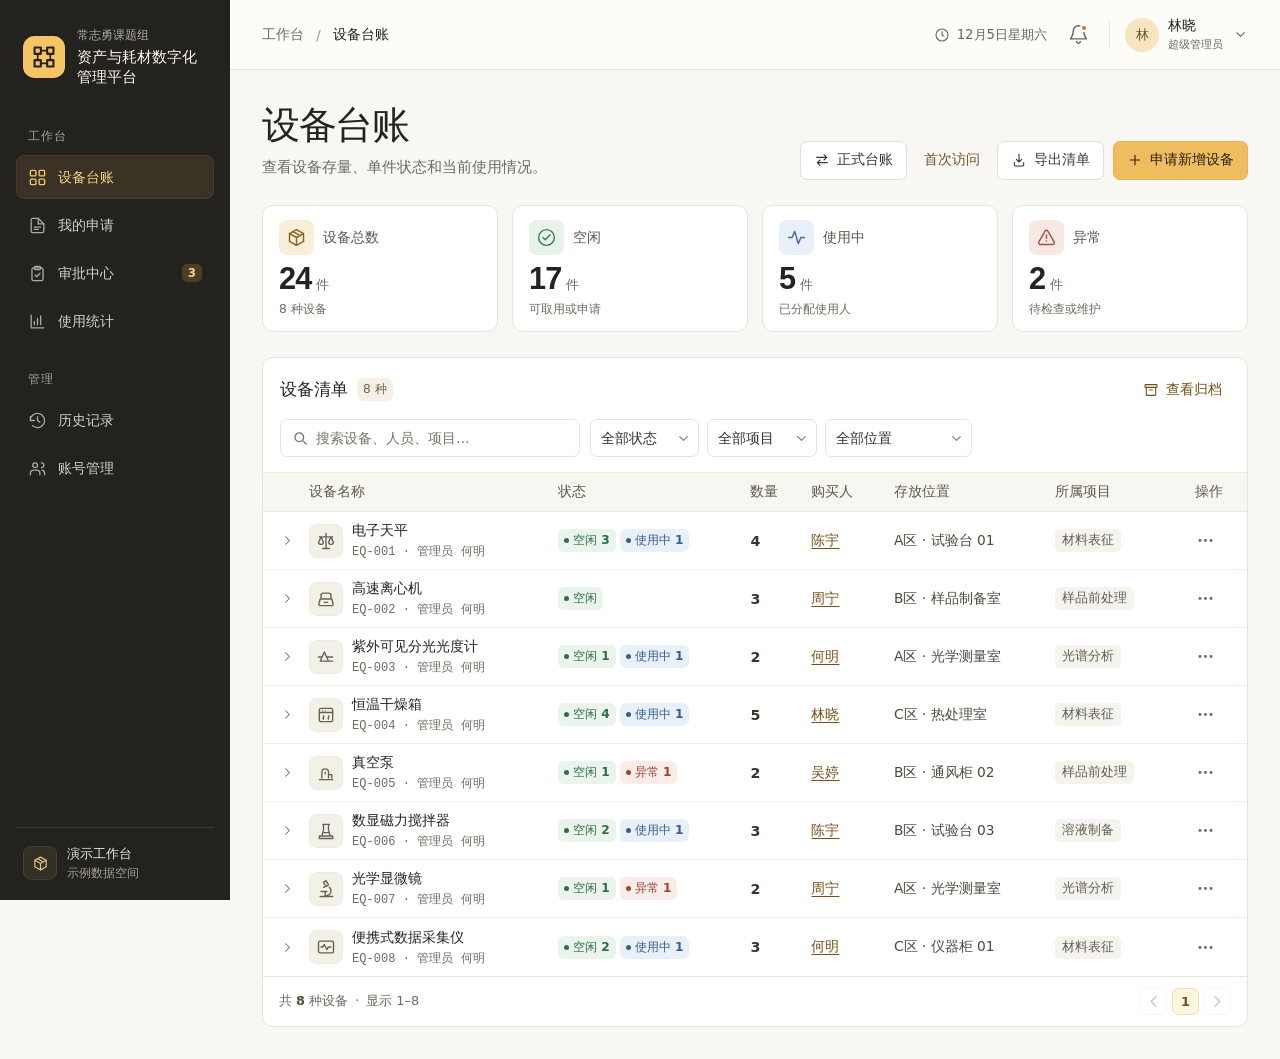
<file: docs/index.html>
<!doctype html>
<html lang="zh-CN" data-hosting="github-pages">
<head>
<meta charset="utf-8">
<meta name="viewport" content="width=device-width, initial-scale=1">
<meta name="theme-color" content="#f8f7f2">
<meta name="lab-workspace-url" content="https://10.201.157.39:18443/">
<title>常志勇课题组资产与耗材数字化管理平台</title>
<link rel="icon" href="./lab-mark.svg">
<link rel="stylesheet" href="./lab.css">
</head>
<body>
<div id="app" aria-busy="true"><p class="loading">正在打开常志勇课题组资产与耗材数字化管理平台…</p></div>
<script type="module" src="./lab.mjs"></script>
</body>
</html>
</file>
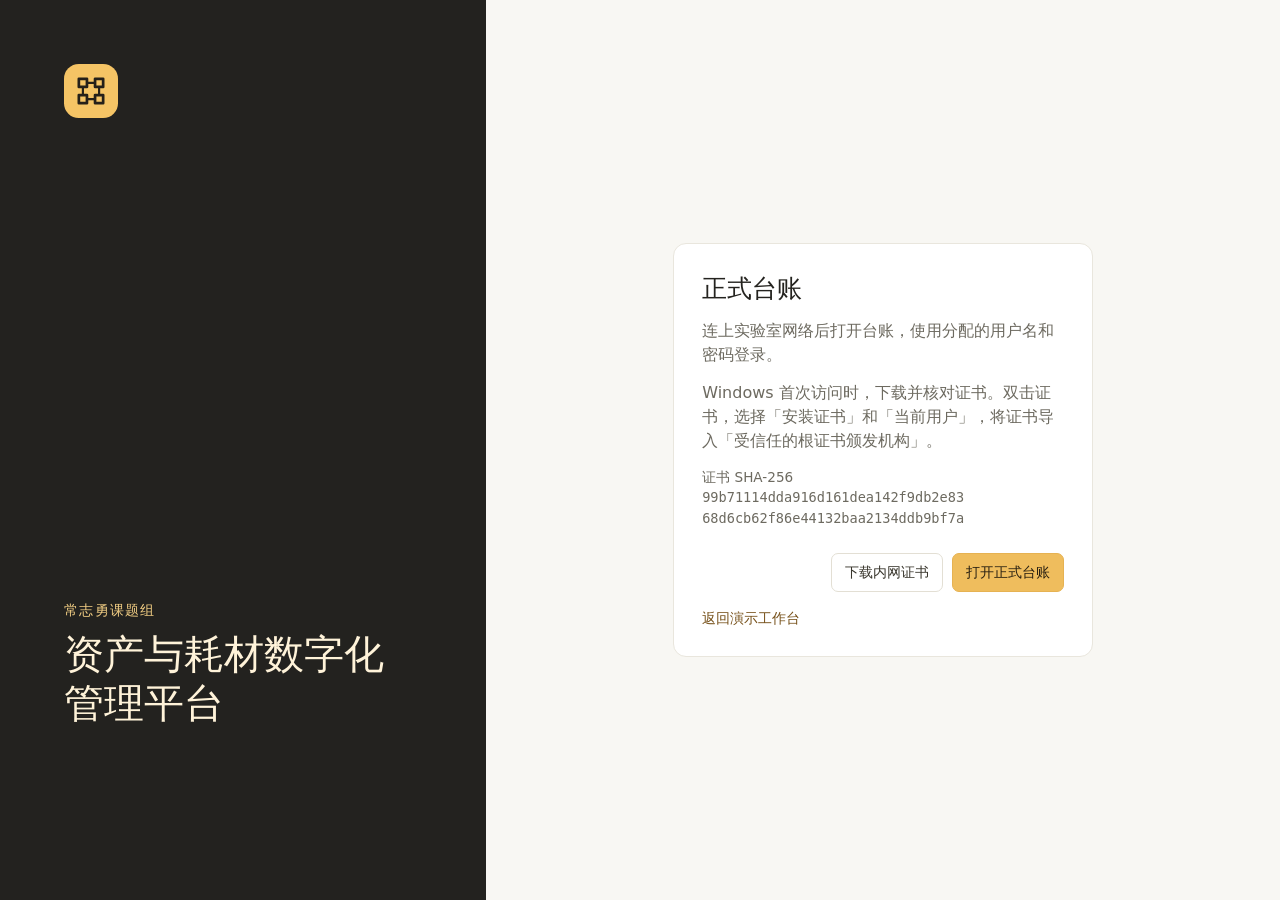
<file: docs/connection.html>
<!doctype html>
<html lang="zh-CN">
<head>
<meta charset="utf-8">
<meta name="viewport" content="width=device-width, initial-scale=1">
<title>首次访问 · 常志勇课题组资产与耗材数字化管理平台</title>
<link rel="icon" href="./lab-mark.svg">
<link rel="stylesheet" href="./lab.css">
</head>
<body>
<div class="login-layout">
  <aside class="login-brand">
    <img src="./lab-mark.svg" width="54" height="54" alt="">
    <div><span>常志勇课题组</span><strong>资产与耗材<wbr>数字化管理平台</strong></div>
  </aside>
  <main class="login-main">
    <div class="login-card">
      <h1>正式台账</h1>
      <p>连上实验室网络后打开台账，使用分配的用户名和密码登录。</p>
      <p>Windows 首次访问时，下载并核对证书。双击证书，选择「安装证书」和「当前用户」，将证书导入「受信任的根证书颁发机构」。</p>
      <p class="form-hint">证书 SHA-256<br><code>99b71114dda916d161dea142f9db2e83<wbr>68d6cb62f86e44132baa2134ddb9bf7a</code></p>
      <div class="page-actions">
        <a class="btn" href="./lab-lan.cer" download>下载内网证书</a>
        <a class="btn primary" href="https://10.201.157.39:18443/">打开正式台账</a>
      </div>
      <a class="demo-link" href="./">返回演示工作台</a>
    </div>
  </main>
</div>
</body>
</html>
</file>
<file: docs/lab.css>
:root {
  color-scheme: light;
  --paper: #f8f7f3;
  --white: #fff;
  --ink: #24231f;
  --muted: #6d6a60;
  --weak: #817d71;
  --line: #e9e6dd;
  --gold: #efbd5d;
  --gold-light: #fff3da;
  --sidebar: #23221f;
  font-family: "PingFang SC", "Microsoft YaHei UI", "Microsoft YaHei", "Noto Sans SC", system-ui, sans-serif;
  font-size: 16px;
  color: var(--ink);
  background: var(--paper);
  font-synthesis: none;
}
* { box-sizing: border-box; }
body { margin: 0; min-width: 320px; }
button, input, select, textarea { font: inherit; }
button { cursor: pointer; }
button:disabled { cursor: default; }
a { color: inherit; text-decoration: none; }
svg { display: inline-block; flex: none; vertical-align: middle; }
button:focus-visible, a:focus-visible, input:focus-visible, textarea:focus-visible, select:focus-visible {
  outline: 2px solid #a36a10;
  outline-offset: 2px;
}
[hidden] { display: none !important; }
.visually-hidden { position: absolute; width: 1px; height: 1px; margin: -1px; padding: 0; overflow: hidden; clip: rect(0,0,0,0); white-space: nowrap; border: 0; }
.loading { margin: 50px auto; text-align: center; color: var(--muted); }
.layout { min-height: 100vh; display: grid; grid-template-columns: 230px minmax(0, 1fr); }
.sidebar { position: sticky; top: 0; height: 100vh; display: flex; flex-direction: column; background: var(--sidebar); color: #e9e6dc; padding: 28px 16px 18px; z-index: 4; }
.brand { display: flex; align-items: center; gap: 12px; margin: 0 7px; min-width: 0; }
.brand img { flex: none; }
.brand span { display: grid; gap: 4px; min-width: 0; }
.brand strong { color: #fff8e9; font-size: .91rem; font-weight: 750; line-height: 1.35; overflow-wrap: anywhere; }
.brand small { color: #aeaa9e; font-size: .73rem; white-space: nowrap; }
.sidebar nav { margin-top: 43px; }
.nav-group + .nav-group { margin-top: 29px; }
.nav-label { color: #a5a092; font-size: .74rem; padding: 0 12px 10px; letter-spacing: .085em; }
.nav-item { display: flex; align-items: center; gap: 11px; min-height: 44px; padding: 0 11px; border: 1px solid transparent; border-radius: 8px; font-size: .89rem; color: #d2cfc5; margin-bottom: 4px; }
.nav-item > svg { color: #acaa9f; }
.nav-item:hover { background: #ffffff0a; color: #fff; }
.nav-item.selected { color: #f9d285; background: #3a3225; border-color: #4a3c29; font-weight: 700; }
.nav-item.selected > svg { color: #f3c76d; }
.nav-count { font-size: .74rem; font-weight: 650; padding: 2px 6px; border-radius: 5px; color: #f4ce80; background: #4b3d26; margin-left: auto; }
.sidebar-bottom { border-top: 1px solid #3c3932; margin-top: auto; display: flex; align-items: center; gap: 10px; padding: 17px 7px 1px; }
.workspace-icon { display: grid; place-items: center; flex: none; width: 34px; height: 34px; color: #e5c286; background: #343027; border: 1px solid #454034; border-radius: 8px; }
.sidebar-bottom > span:last-child { display: grid; gap: 3px; }
.sidebar-bottom strong { font-size: .83rem; }
.sidebar-bottom small { font-size: .72rem; color: #a5a092; }
.main-shell { min-width: 0; }
.topbar { height: 70px; display: flex; justify-content: space-between; align-items: center; padding: 0 32px; border-bottom: 1px solid var(--line); background: #fdfcf9; }
.breadcrumbs, .top-actions { display: flex; align-items: center; }
.breadcrumbs { gap: 12px; font-size: .88rem; white-space: nowrap; }
.crumb-home, .crumb-separator { color: var(--muted); }
.crumb-separator { color: #9d998d; }
.breadcrumbs strong { font-weight: 700; }
.top-actions { gap: 14px; }
.date-label { color: #69665c; font-size: .83rem; display: flex; align-items: center; gap: 7px; white-space: nowrap; }
.tool { color: #676359; width: 34px; height: 34px; display: inline-grid; place-items: center; background: transparent; border: 1px solid transparent; border-radius: 7px; padding: 0; }
.tool:hover:not(:disabled) { color: var(--ink); background: #f3f1e9; }
.tool:disabled { opacity: .36; }
.bell { position: relative; }
.bell-dot { position: absolute; width: 8px; height: 8px; top: 5px; right: 6px; border: 2px solid #fdfcf9; border-radius: 50%; background: #c67632; }
.top-divider { height: 28px; width: 1px; background: var(--line); }
.profile-wrap { position: relative; }
.profile { display: flex; align-items: center; background: transparent; border: none; padding: 3px 0 3px 1px; gap: 9px; color: #645e50; text-align: left; border-radius: 6px; }
.avatar { min-width: 34px; height: 34px; display: inline-grid; place-items: center; border-radius: 50%; background: #f6e5be; color: #72501e; font-size: .83rem; font-weight: 750; }
.profile-text { display: grid; gap: 2px; min-width: 56px; }
.profile-text strong { font-size: .86rem; color: var(--ink); max-width: 10rem; overflow: hidden; text-overflow: ellipsis; white-space: nowrap; }
.profile-text small { font-size: .71rem; color: var(--muted); white-space: nowrap; }
.profile-menu { position: absolute; z-index: 6; right: 0; top: calc(100% + 12px); min-width: 204px; max-width: 285px; background: #fff; padding: 6px; border: 1px solid var(--line); border-radius: 11px; box-shadow: 0 12px 32px #2e261b20; }
.profile-menu p { font-size: .75rem; color: var(--muted); margin: 7px 9px; overflow-wrap: anywhere; }
.profile-menu button, .profile-menu a { width: 100%; background: transparent; border-radius: 6px; border: none; display: flex; align-items: center; gap: 8px; justify-content: flex-start; padding: 9px; color: var(--ink); text-align: left; font-size: .87rem; }
.profile-menu button:hover, .profile-menu a:hover { background: #f7f5ef; }
.profile-menu button small, .profile-menu button span + svg { margin-left: auto; color: var(--muted); white-space: nowrap; }
.menu-divider { margin: 5px 7px; border-bottom: 1px solid var(--line); }
.mobile-toggle, .mobile-scrim { display: none; }
.content { max-width: 1540px; margin: 0 auto; padding: 34px 32px 32px; }
.page-title { display: flex; justify-content: space-between; align-items: flex-end; gap: 22px; margin: 0 0 25px; }
h1, h2, p { margin: 0; }
.page-title h1 { font-size: clamp(1.85rem, 3vw, 2.35rem); line-height: 1.15; font-weight: 780; letter-spacing: -.035em; margin: 0 0 9px; }
.page-title p { color: var(--muted); font-size: .94rem; line-height: 1.55; }
.page-actions { display: flex; gap: 9px; flex-wrap: wrap; justify-content: flex-end; }
.btn { display: inline-flex; align-items: center; justify-content: center; gap: 7px; line-height: 1.25; min-height: 39px; padding: 0 13px; border: 1px solid #e3dfd4; border-radius: 7px; background: #fff; color: #39362d; white-space: nowrap; font-size: .86rem; font-weight: 650; }
.btn:hover:not(:disabled) { background: #f6f3ea; border-color: #d9cfb8; }
.btn:disabled { opacity: .6; }
.btn.primary { color: #292011; background: var(--gold); border-color: #e6b252; }
.btn.primary:hover:not(:disabled) { background: #eab14a; border-color: #dba546; }
.btn.btn-flat { min-height: 33px; background: transparent; border-color: transparent; padding: 0 7px; color: #765019; }
.btn.btn-flat:hover:not(:disabled) { background: #fff4de; border-color: transparent; }
.btn.warn { color: #9e3d2c; border-color: #e7ccc4; }
.metrics { display: grid; grid-template-columns: repeat(4, minmax(0, 1fr)); gap: 14px; margin-bottom: 25px; }
.metric { min-width: 0; min-height: 126px; display: block; text-align: left; padding: 14px 16px 13px; background: #fff; border: 1px solid #e8e4da; border-radius: 11px; color: var(--ink); }
.metric:hover, .metric.metric-active { border-color: #e5ba6b; background: #fffcf4; }
.metric-top { display: flex; align-items: center; gap: 9px; font-size: .89rem; color: #59564c; font-weight: 650; }
.metric-icon { flex: none; width: 35px; height: 35px; border-radius: 8px; display: inline-grid; place-items: center; }
.metric-icon.total { background: #f9eed9; color: #88631c; }
.metric-icon.idle { background: #e8f2e9; color: #398154; }
.metric-icon.use { background: #eaf0fa; color: #416d9f; }
.metric-icon.fault { background: #f8e9e4; color: #a84f3c; }
.metric-number { font-family: "Segoe UI", "Microsoft YaHei UI", sans-serif; font-size: 1.92rem; line-height: 1; font-weight: 730; letter-spacing: -.03em; margin-top: 9px; }
.metric-number span { font: 650 .81rem "Microsoft YaHei UI", system-ui, sans-serif; color: var(--muted); letter-spacing: 0; }
.metric-hint { font-size: .76rem; color: var(--muted); margin-top: 7px; }
.usage-filters { display: flex; flex-wrap: wrap; align-items: end; gap: 12px 14px; margin-bottom: 14px; }
.usage-select { display: grid; gap: 5px; color: #565247; font-size: .82rem; font-weight: 600; }
.usage-select .select-wrap { min-width: 126px; }
.usage-select select { width: 100%; max-width: 210px; }
.usage-dates { align-self: end; padding: 0 0 9px; color: var(--muted); font-size: .82rem; }
.usage-card:hover { border-color: var(--line); background: #fff; }
.usage-panels { display: grid; grid-template-columns: minmax(0, 1fr) minmax(228px, 27%); align-items: start; gap: 14px; }
.usage-ranking, .usage-panel { min-width: 0; }
.usage-ranking .panel-heading, .usage-panel .panel-heading { min-height: 51px; }
.usage-table .usage-total { min-width: 104px; }
.usage-meter { display: block; width: 100%; height: 8px; appearance: none; border: 0; border-radius: 99px; background: #ece8de; overflow: hidden; }
.usage-meter::-webkit-meter-bar { border: 0; border-radius: 99px; background: #ece8de; }
.usage-meter::-webkit-meter-optimum-value { background: #ad7528; border-radius: 99px; }
.usage-meter::-moz-meter-bar { background: #ad7528; border-radius: 99px; }
.usage-total .usage-meter { margin-top: 6px; }
.usage-series { display: grid; gap: 11px; padding: 3px 17px 17px; }
.usage-series-row { display: grid; grid-template-columns: 42px minmax(0, 1fr) 42px; gap: 9px; align-items: center; font-size: .82rem; }
.usage-series-row time { color: var(--muted); font-variant-numeric: tabular-nums; }
.usage-series-row strong { text-align: right; font-variant-numeric: tabular-nums; white-space: nowrap; }
@media (max-width: 1120px) { .usage-panels { grid-template-columns: minmax(0, 1fr); } }
.panel { background: #fff; border: 1px solid #e8e4da; border-radius: 11px; min-width: 0; }
.panel-heading { padding: 15px 17px 9px; display: flex; justify-content: space-between; align-items: center; gap: 10px; }
.panel-heading > div { display: flex; align-items: center; gap: 9px; }
.panel-heading h2 { font-size: 1.04rem; font-weight: 760; }
.small-count { color: #6d624a; font-size: .76rem; background: #f5f1e6; border-radius: 6px; padding: 3px 6px; white-space: nowrap; }
.filters { display: flex; align-items: center; gap: 10px; padding: 4px 17px 15px; }
.filter-selects { display: flex; gap: 8px; min-width: 0; flex-wrap: wrap; }
.search-wrap, .select-wrap { position: relative; display: inline-flex; align-items: center; min-height: 38px; }
.search-wrap { min-width: 175px; width: min(100%, 300px); }
.search-wrap > svg { position: absolute; left: 11px; color: #767469; pointer-events: none; }
.search-wrap input, .select-wrap select { display: block; width: 100%; height: 38px; border: 1px solid #e7e3da; border-radius: 7px; background: #fff; color: #34322c; font-size: .86rem; }
.search-wrap input { padding: 0 9px 0 35px; }
.search-wrap input::placeholder { color: #777367; }
.select-wrap select { min-width: 109px; max-width: 170px; appearance: none; padding: 0 28px 0 10px; text-overflow: ellipsis; cursor: pointer; }
.select-wrap > svg { position: absolute; right: 8px; color: #777367; pointer-events: none; }
.table-scroll { overflow-x: auto; }
table { border-spacing: 0; width: 100%; text-align: left; font-size: .86rem; }
thead { background: #f7f6f0; color: #5d594f; }
th { font-weight: 650; text-align: left; height: 40px; white-space: nowrap; border-top: 1px solid #eeebe2; border-bottom: 1px solid #eae7de; }
th, td { padding: 0 10px; }
td { height: 58px; border-bottom: 1px solid #efede7; color: #4d493e; overflow-wrap: anywhere; }
tr:last-child td { border-bottom: none; }
.device-row:hover td { background: #fbfaf7; }
.inventory-table { min-width: 810px; }
.inventory-table th:nth-child(5), .inventory-table td:nth-child(5) { min-width: 65px; }
.inventory-table th:nth-child(6), .inventory-table td:nth-child(6) { min-width: 125px; }
.inventory-table th:last-child { text-align: center; }
.inventory-table td:last-child:not([colspan]) { padding-right: 16px; }
.expander-cell { width: 35px; padding: 0 0 0 12px; }
.expander { width: 24px; height: 28px; padding: 0; display: inline-grid; place-items: center; border: 1px solid transparent; border-radius: 5px; background: transparent; color: #706e63; }
.expander:hover { background: #f0eee6; }
.expander svg { transition: transform .14s; }
.expander.open svg { transform: rotate(90deg); }
.device-name { color: var(--ink); width: 100%; text-align: left; display: flex; gap: 9px; align-items: center; border: none; background: transparent; padding: 4px 0; border-radius: 6px; }
.device-name strong { font-size: .89rem; font-weight: 740; line-height: 1.35; }
.device-name small, td small { display: block; margin-top: 3px; font-size: .75rem; color: var(--muted); }
.device-name small, .unit-code { font-family: "Cascadia Mono", Consolas, monospace; letter-spacing: .005em; }
.purchase-link { border: 0; padding: 4px 0; background: transparent; color: #765019; cursor: pointer; text-decoration: underline; text-underline-offset: 3px; font-size: inherit; text-align: left; }
.purchase-link:hover { color: #50330d; }
.device-icon { width: 34px; height: 34px; background: #f3f0e8; color: #696153; border: 1px solid #eeebe0; border-radius: 8px; display: grid; place-items: center; flex: none; }
.table-badges, .detail-badges { display: flex; align-items: center; gap: 4px; flex-wrap: wrap; }
.table-badges { min-width: 126px; }
.badge { display: inline-flex; align-items: center; padding: 3px 6px; gap: 4px; border-radius: 6px; font-size: .76rem; font-weight: 670; white-space: nowrap; line-height: 1.4; background: #efeee8; color: #615e53; }
.badge i { flex: none; width: 5px; height: 5px; background: currentColor; border-radius: 50%; }
.badge.idle, .badge.approved { background: #eaf4ec; color: #2d7046; }
.badge.use { background: #eaf0fa; color: #365e91; }
.badge.fault, .badge.rejected { background: #faece8; color: #9d4333; }
.badge.pending { background: #fff2d9; color: #825519; }
.count-cell { font-weight: 710; color: #39352b; font-size: .89rem; }
.project-tag { display: inline-block; border-radius: 5px; background: #f5f3ee; padding: 3px 7px; color: #625e52; white-space: nowrap; font-size: .79rem; }
.row-action { text-align: center; }
.expanded-row td { padding: 0 16px 9px 44px; height: auto; border-bottom: 1px solid #efede7; }
.unit-panel { border: 1px solid #ece8de; background: #faf9f5; border-radius: 8px; margin-top: 6px; padding: 9px 12px 4px; }
.units-title { font-size: .78rem; font-weight: 700; color: #5d584b; padding: 2px 0 7px; }
.units-title span { color: var(--muted); font-size: .74rem; margin-left: 4px; font-weight: 500; }
.unit-row { min-height: 42px; display: grid; grid-template-columns: minmax(100px, .65fr) minmax(66px, .4fr) minmax(0, 2fr) 7.25rem; gap: 8px; align-items: center; border-top: 1px solid #edebe2; }
.unit-code { font-size: .8rem; color: #565044; }
.unit-context { min-width: 0; padding: 5px 0; overflow-wrap: anywhere; }
.unit-context strong { color: #4c4639; font-size: .82rem; font-weight: 650; }
.unit-context small:empty { display: none; }
.unit-actions { display: inline-flex; justify-content: flex-end; align-items: center; gap: 3px; }
.pagination { border-top: 1px solid var(--line); min-height: 50px; padding: 7px 16px; display: flex; align-items: center; justify-content: space-between; gap: 8px; color: var(--muted); font-size: .8rem; }
.pagination > div { display: flex; gap: 5px; align-items: center; }
.pagination strong { color: #504a39; }
.pagination i { margin: 0 3px; font-style: normal; }
.pagination .tool, .current-page { width: 27px; height: 27px; border: 1px solid #eae7df; border-radius: 6px; }
.current-page { display: grid; place-items: center; color: #72521b; background: #fff4dd; border-color: #eee0bb; font-weight: 750; }
.empty { min-height: 243px; display: flex; flex-direction: column; align-items: center; justify-content: center; gap: 9px; text-align: center; padding: 22px 14px; }
.empty p { color: var(--muted); font-size: .9rem; line-height: 1.55; }
.empty .btn { margin-top: 6px; }
.empty-icon { color: #7c6a4c; border-radius: 12px; width: 49px; height: 49px; background: #f4f0e6; display: grid; place-items: center; margin-bottom: 3px; }
.list-toolbar { display: flex; justify-content: space-between; align-items: center; gap: 12px; padding: 14px 16px; }
.tabs { display: flex; gap: 3px; padding: 3px; background: #f6f4ee; border-radius: 8px; white-space: nowrap; }
.tab { padding: 6px 11px; background: transparent; border: 1px solid transparent; border-radius: 6px; font-size: .85rem; color: var(--muted); }
.tab.current { background: #fff; border-color: #ece6d8; color: #6d4d1f; font-weight: 720; }
.standard-table { min-width: 665px; }
.standard-table th, .standard-table td { padding: 10px 13px; }
.standard-table th:first-child, .standard-table td:first-child { padding-left: 17px; }
.standard-table strong { color: var(--ink); }
.standard-table .detail-cell { min-width: 165px; max-width: 500px; }
.nowrap { white-space: nowrap; }
.account-name { display: inline-flex; align-items: center; gap: 8px; }
.notice-row { width: 100%; background: transparent; border: 0; border-bottom: 1px solid var(--line); display: flex; align-items: center; gap: 11px; padding: 13px 16px; text-align: left; color: var(--ink); }
.notice-row:last-child { border-bottom: none; }
.notice-row:hover, .notice-row.unread { background: #fffcf5; }
.notice-text { flex: 1; display: grid; gap: 4px; min-width: 0; }
.notice-text strong { font-size: .91rem; overflow-wrap: anywhere; }
.notice-text small, .notice-time { font-size: .8rem; color: var(--muted); }
.notice-time { white-space: nowrap; }
.notice-row i { width: 7px; height: 7px; background: #bd791d; border-radius: 50%; flex: none; }
.notice-more { padding: 10px 16px; text-align: center; }
.modal { padding: 0; color: var(--ink); border: 1px solid #e4ded0; background: #fff; width: min(540px, calc(100vw - 24px)); max-height: calc(100dvh - 30px); border-radius: 13px; box-shadow: 0 20px 80px #231e2040; }
.modal::backdrop { background: #231f1780; }
.modal-heading { padding: 18px 19px 15px; display: flex; justify-content: space-between; align-items: flex-start; gap: 10px; border-bottom: 1px solid var(--line); }
.modal-heading h2 { font-size: 1.2rem; line-height: 1.35; margin: 0 0 3px; }
.modal-heading p { color: var(--muted); font-size: .87rem; line-height: 1.45; overflow-wrap: anywhere; }
.modal-body { padding: 17px 19px; }
.modal-footer { border-top: 1px solid var(--line); padding: 12px 19px; display: flex; flex-wrap: wrap; gap: 8px; justify-content: flex-end; }
.form-grid { display: grid; grid-template-columns: 1fr 1fr; gap: 13px 11px; }
.form-grid .wide { grid-column: 1 / -1; }
.form-field { display: grid; gap: 5px; min-width: 0; }
.form-field > span:first-child { color: #484438; font-size: .86rem; font-weight: 650; }
.form-field small { font-size: .75rem; color: var(--muted); font-weight: 400; }
.form-field input, .form-field textarea, .form-field select { width: 100%; background: #fff; border: 1px solid #e4e0d5; border-radius: 7px; color: var(--ink); padding: 8px 10px; font-size: .92rem; min-height: 39px; }
.form-field textarea { resize: vertical; min-height: 70px; }
.form-field input[readonly] { background: #f7f6f1; }
.form-field select { appearance: none; padding-right: 28px; }
.form-select { position: relative; }
.form-select > svg { position: absolute; top: 12px; right: 9px; color: var(--muted); pointer-events: none; }
.form-hint, .confirm-detail { color: var(--muted); font-size: .85rem; line-height: 1.55; }
.form-grid + .form-hint { margin-top: 10px; }
.form-error { color: #942f24; font-size: .85rem; margin: 9px 0 0; line-height: 1.5; }
.form-error:empty { display: none; }
.definition { display: grid; gap: 0; margin: 0; }
.definition div { display: grid; grid-template-columns: minmax(68px, 26%) 1fr; gap: 10px; padding: 7px 1px; align-items: start; border-bottom: 1px solid #f0eee8; font-size: .89rem; line-height: 1.5; }
.definition div:last-child { border-bottom: none; }
.definition dt { color: var(--muted); }
.definition dd { margin: 0; overflow-wrap: anywhere; white-space: pre-wrap; }
.record-fields, .purchase-overrides { border-top: 1px solid var(--line); padding-top: 11px; }
.record-fields h3, .purchase-overrides h3 { margin: 0 0 9px; color: var(--ink); font-size: .88rem; }
.purchase-overrides { margin-top: 12px; }
.detail-badges, .review-field { margin-top: 13px; }
.toasts { display: grid; gap: 8px; position: fixed; z-index: 9; bottom: 20px; right: 20px; max-width: calc(100vw - 40px); }
.toast { display: flex; align-items: center; gap: 7px; padding: 10px 13px; border-radius: 8px; background: #292620; color: #fff8e9; box-shadow: 0 7px 24px #231b2740; font-size: .88rem; }
.toast svg { color: #b9d4b1; }
.toast.danger svg { color: #f3aa91; }
.login-layout { min-height: 100dvh; display: grid; grid-template-columns: 38% 1fr; }
.login-brand { position: relative; isolation: isolate; overflow: hidden; display: flex; flex-direction: column; justify-content: space-between; gap: 24px; background: #23221f; min-height: 100%; padding: clamp(25px, 5vw, 67px); color: #fff3d9; }
.login-brand > div:not(.login-glyph) { display: grid; gap: 10px; padding-bottom: 12vh; }
.login-brand span { font-size: .89rem; color: #f1cd83; letter-spacing: .09em; }
.login-brand strong { font-size: clamp(1.75rem, 3.15vw, 3.2rem); line-height: 1.22; overflow-wrap: anywhere; }
.login-brand p { color: #d2cbbb; line-height: 1.55; font-size: .94rem; }
.login-glyph { position: absolute; right: -95px; bottom: 22vh; transform: rotate(-14deg); z-index: -1; color: #ffffff0d; }
.login-main { display: grid; place-items: center; padding: 24px; }
.login-card { width: min(420px, 100%); padding: 28px; background: #fff; border: 1px solid var(--line); border-radius: 13px; }
.login-card h1 { margin: 0 0 14px; font-size: 1.55rem; }
.login-card > p { margin-bottom: 14px; color: var(--muted); line-height: 1.5; }
.login-card .btn { margin: 11px 0 0; }
.demo-link { display: inline-flex; color: #765019; align-items: center; gap: 5px; font-size: .86rem; margin-top: 18px; }
.demo-link:hover { text-decoration: underline; }

@media (min-width: 1470px) { .layout { grid-template-columns: 242px minmax(0, 1fr); } .content { padding-inline: 38px; } .topbar { padding-inline: 38px; } }
@media (max-width: 1100px) { .layout { grid-template-columns: 191px minmax(0, 1fr); } .sidebar { padding-inline: 12px; } .content, .topbar { padding-inline: 22px; } .inventory-table { min-width: 755px; } .table-badges { min-width: 102px; } }
@media (max-width: 850px) {
  .layout { display: block; }
  .sidebar { display: none; position: fixed; width: min(245px, calc(100vw - 60px)); top: 0; left: 0; bottom: 0; height: auto; z-index: 8; }
  .sidebar.mobile-open { display: flex; }
  .mobile-toggle { display: inline-block; margin-left: -7px; }
  .mobile-scrim { display: block; position: fixed; z-index: 7; inset: 0; background: #231f1780; border: none; }
  .topbar { height: 57px; }
  .content { padding-top: 25px; }
  .date-label { display: none; }
}
@media (max-width: 620px) {
  .content, .topbar { padding-inline: 12px; }
  .top-actions { gap: 5px; }
  .breadcrumbs { gap: 6px; }
  .crumb-home, .crumb-separator, .top-divider { display: none; }
  .profile-text { min-width: 0; }
  .profile-text strong { max-width: 5rem; }
  .page-title { align-items: flex-start; flex-direction: column; gap: 12px; margin-bottom: 16px; }
  .page-actions { justify-content: flex-start; }
  .metrics { grid-template-columns: repeat(2, minmax(0, 1fr)); gap: 8px; margin-bottom: 16px; }
  .metric { min-height: 100px; padding: 10px; }
  .metric-icon { width: 29px; height: 29px; }
  .metric-icon svg { width: 18px; height: 18px; }
  .metric-number { font-size: 1.58rem; margin-top: 7px; }
  .metric-hint { margin-top: 5px; }
  .panel-heading { padding: 10px 9px 6px; }
  .filters { flex-direction: column; align-items: stretch; padding: 4px 9px 10px; }
  .filters .search-wrap { width: 100%; }
  .select-wrap select { min-width: 89px; max-width: 124px; }
  .filter-selects { gap: 5px; }
  .inventory-table, .inventory-table tbody { display: block; min-width: 0; width: 100%; }
  .inventory-table thead { position: absolute; width: 1px; height: 1px; overflow: hidden; clip: rect(0,0,0,0); }
  .inventory-table .device-row { display: grid; grid-template-columns: 25px repeat(2, minmax(0, 1fr)) 35px; gap: 0 7px; padding: 7px 9px 9px; border-top: 1px solid var(--line); }
  .inventory-table .device-row td { display: block; height: auto; min-width: 0; padding: 3px 0; border: 0; align-self: center; }
  .inventory-table .device-row td:nth-child(2) { grid-column: 2 / 4; }
  .inventory-table .device-row td:nth-child(3) { grid-column: 2 / 4; }
  .inventory-table .device-row td:nth-child(4) { grid-column: 4; grid-row: 2; text-align: center; }
  .inventory-table .device-row td:nth-child(4) .count-cell::after { content: ' 件'; font-size: .71rem; color: var(--muted); white-space: nowrap; }
  .inventory-table .device-row td:nth-child(5) { grid-column: 2; grid-row: 3; }
  .inventory-table .device-row td:nth-child(6) { grid-column: 2 / 5; grid-row: 4; }
  .inventory-table .device-row td:nth-child(7) { grid-column: 3 / 5; grid-row: 3; }
  .inventory-table .device-row td:nth-child(n+5):nth-child(-n+7)::before { content: attr(data-label) ' '; color: var(--muted); font-size: .72rem; }
  .inventory-table .device-row td:last-child { grid-column: 4; grid-row: 1; padding: 0; }
  .inventory-table .expanded-row, .inventory-table .expanded-row td { display: block; padding: 0 5px 5px; }
  .unit-row { grid-template-columns: minmax(0, 1fr) 4.25rem 7.25rem; gap: 2px 6px; }
  .unit-row .unit-context { grid-row: 2; grid-column: 1 / -1; padding: 1px 0 5px; }
  .list-toolbar { align-items: flex-start; flex-wrap: wrap; }
  .login-layout { grid-template-columns: 1fr; grid-template-rows: auto 1fr; }
  .login-brand { flex-direction: row; justify-content: flex-start; align-items: center; }
  .login-brand > div:not(.login-glyph) { padding: 0; gap: 4px; }
  .login-brand strong { font-size: 1.36rem; }
  .login-brand p { display: none; }
  .login-main { place-items: start center; }
  .login-card { padding: 20px; }
}
@media (prefers-reduced-motion: reduce) { *, *::before, *::after { scroll-behavior: auto !important; transition: none !important; } }
</file>
